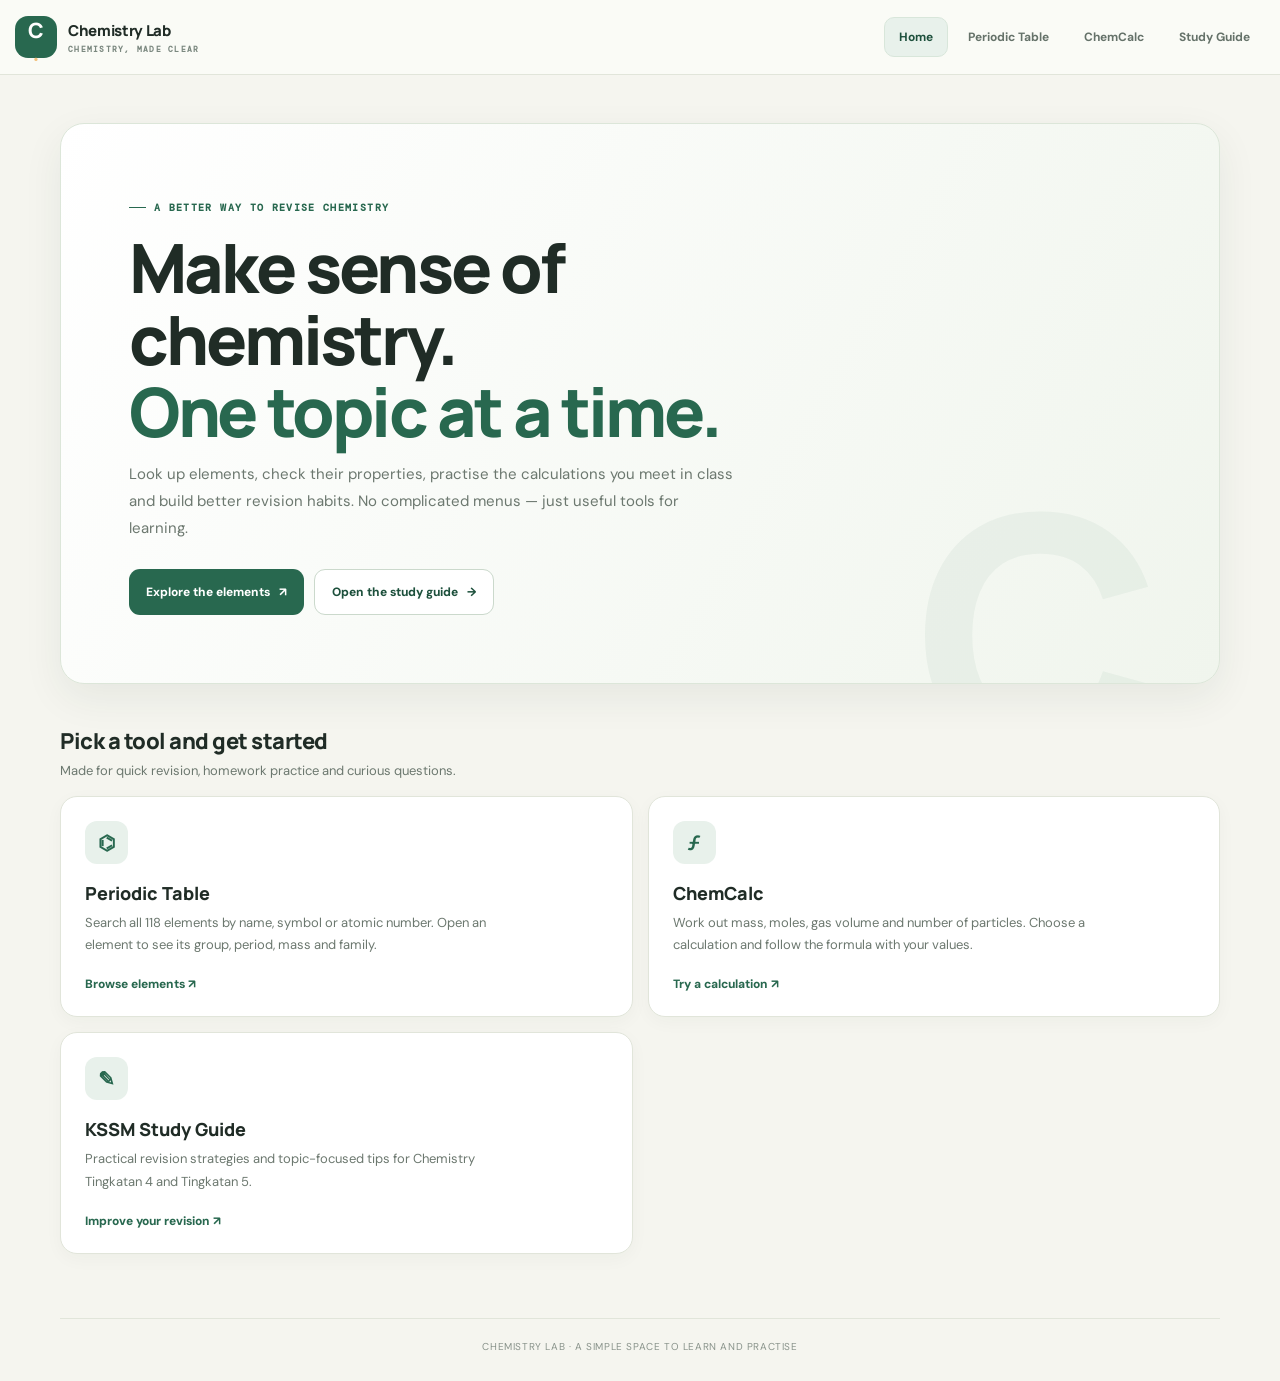
<file: index.html>
<!DOCTYPE html>
<html lang="en">
<head>
  <meta charset="UTF-8">
  <meta name="viewport" content="width=device-width, initial-scale=1.0">
  <meta name="theme-color" content="#28684f">
  <link rel="icon" type="image/png" sizes="16x16" href="assets/favicon-16x16.png">
  <meta name="description" content="A practical chemistry study space with an interactive periodic table, chemistry calculator and KSSM study guide.">
  <title>Chemistry Lab — Learn chemistry by doing</title>
  <link rel="preconnect" href="https://fonts.googleapis.com">
  <link rel="preconnect" href="https://fonts.gstatic.com" crossorigin>
  <link rel="stylesheet" href="style.css">
</head>
<body>
  <header class="site-header">
    <nav class="site-nav" aria-label="Main navigation">
      <a class="site-brand" href="index.html" aria-label="Chemistry Lab home">
        <span class="brand-symbol">C<span>·</span></span>
        <span class="brand-copy"><strong>Chemistry Lab</strong><small>CHEMISTRY, MADE CLEAR</small></span>
      </a>
      <button class="nav-toggle" type="button" aria-label="Toggle navigation" aria-expanded="false" aria-controls="primaryNav">
        <span></span><span></span><span></span>
      </button>
      <div class="nav-links" id="primaryNav">
        <a class="nav-link active" aria-current="page" href="index.html">Home</a>
        <a class="nav-link" href="pt.html">Periodic Table</a>
        <a class="nav-link" href="chemcalc.html">ChemCalc</a>
        <a class="nav-link" href="tips.html">Study Guide</a>
      </div>
    </nav>
  </header>

  <main class="page-wrap">
    <section class="home-hero">
      <span class="page-kicker">A better way to revise chemistry</span>
      <h1>Make sense of chemistry.<br><span>One topic at a time.</span></h1>
      <p>Look up elements, check their properties, practise the calculations you meet in class and build better revision habits. No complicated menus — just useful tools for learning.</p>
      <div class="hero-actions">
        <a class="action-link action-primary" href="pt.html">Explore the elements <span aria-hidden="true">↗</span></a>
        <a class="action-link action-secondary" href="tips.html">Open the study guide <span aria-hidden="true">→</span></a>
      </div>
    </section>

    <section class="section-intro">
      <h2>Pick a tool and get started</h2>
      <p>Made for quick revision, homework practice and curious questions.</p>
    </section>

    <section class="tool-grid" aria-label="Chemistry learning tools">
      <a class="tool-card" href="pt.html">
        <span class="tool-icon" aria-hidden="true">⌬</span>
        <h3>Periodic Table</h3>
        <p>Search all 118 elements by name, symbol or atomic number. Open an element to see its group, period, mass and family.</p>
        <span class="card-arrow">Browse elements <span aria-hidden="true">↗</span></span>
      </a>
      <a class="tool-card" href="chemcalc.html">
        <span class="tool-icon" aria-hidden="true">ƒ</span>
        <h3>ChemCalc</h3>
        <p>Work out mass, moles, gas volume and number of particles. Choose a calculation and follow the formula with your values.</p>
        <span class="card-arrow">Try a calculation <span aria-hidden="true">↗</span></span>
      </a>
      <a class="tool-card" href="tips.html">
        <span class="tool-icon" aria-hidden="true">✎</span>
        <h3>KSSM Study Guide</h3>
        <p>Practical revision strategies and topic-focused tips for Chemistry Tingkatan 4 and Tingkatan 5.</p>
        <span class="card-arrow">Improve your revision <span aria-hidden="true">↗</span></span>
      </a>
    </section>
  </main>

  <footer class="site-footer">CHEMISTRY LAB · A SIMPLE SPACE TO LEARN AND PRACTISE</footer>
  <script src="site.js" defer></script>
</body>
</html>
</file>
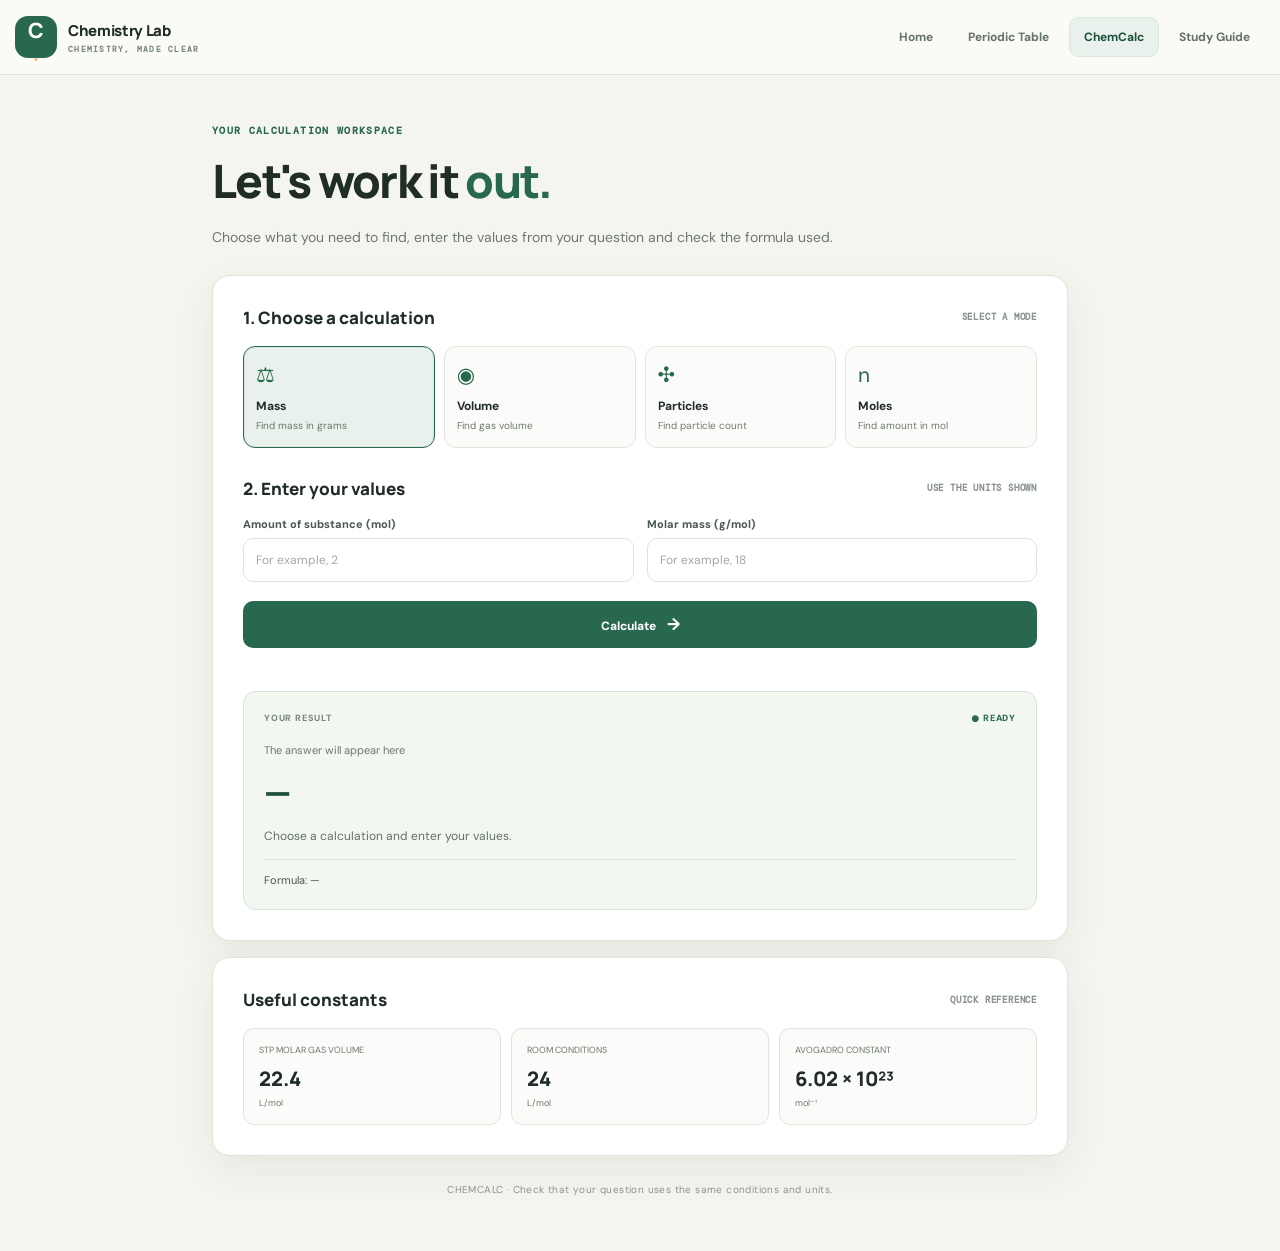
<file: chemcalc.html>
<!DOCTYPE html>
<html lang="en">
<head>
  <meta charset="UTF-8">
  <meta name="viewport" content="width=device-width, initial-scale=1.0">
  <meta name="theme-color" content="#28684f">
  <link rel="icon" type="image/png" sizes="16x16" href="assets/favicon-16x16.png">
  <meta name="description" content="Practise chemistry calculations for mass, moles, gas volume and particles.">
  <title>ChemCalc — Chemistry Lab</title>
  <link rel="preconnect" href="https://fonts.googleapis.com">
  <link rel="preconnect" href="https://fonts.gstatic.com" crossorigin>
  <link rel="stylesheet" href="style.css">
</head>
<body>
<header class="site-header">
  <nav class="site-nav" aria-label="Main navigation">
    <a class="site-brand" href="index.html" aria-label="Chemistry Lab home">
      <span class="brand-symbol">C<span>·</span></span>
      <span class="brand-copy"><strong>Chemistry Lab</strong><small>CHEMISTRY, MADE CLEAR</small></span>
    </a>
    <button class="nav-toggle" type="button" aria-label="Toggle navigation" aria-expanded="false" aria-controls="primaryNav">
      <span></span><span></span><span></span>
    </button>
    <div class="nav-links" id="primaryNav">
      <a class="nav-link" href="index.html">Home</a>
      <a class="nav-link" href="pt.html">Periodic Table</a>
      <a class="nav-link active" aria-current="page" href="chemcalc.html">ChemCalc</a>
      <a class="nav-link" href="tips.html">Study Guide</a>
    </div>
  </nav>
</header>

<main class="container">
  <section class="intro">
    <span class="eyebrow">YOUR CALCULATION WORKSPACE</span>
    <h1>Let's work it <span>out.</span></h1>
    <p>Choose what you need to find, enter the values from your question and check the formula used.</p>
  </section>

  <section class="calculator" aria-labelledby="calculationTitle">
    <div class="section-heading">
      <h2 id="calculationTitle">1. Choose a calculation</h2>
      <span class="step">SELECT A MODE</span>
    </div>
    <div class="mode-grid" role="group" aria-label="Calculation type">
      <button class="mode active" type="button" data-mode="mass" aria-pressed="true"><span aria-hidden="true">⚖</span><strong>Mass</strong><small>Find mass in grams</small></button>
      <button class="mode" type="button" data-mode="volume" aria-pressed="false"><span aria-hidden="true">◉</span><strong>Volume</strong><small>Find gas volume</small></button>
      <button class="mode" type="button" data-mode="particles" aria-pressed="false"><span aria-hidden="true">✣</span><strong>Particles</strong><small>Find particle count</small></button>
      <button class="mode" type="button" data-mode="moles" aria-pressed="false"><span aria-hidden="true">n</span><strong>Moles</strong><small>Find amount in mol</small></button>
    </div>
    <div class="section-heading input-heading">
      <h2>2. Enter your values</h2>
      <span class="step">USE THE UNITS SHOWN</span>
    </div>
    <div id="inputs" class="inputs">
      <div class="field"><label for="mol">Amount of substance (mol)</label><input type="number" id="mol" placeholder="For example, 2" step="any" min="0" inputmode="decimal"></div>
      <div class="field"><label for="molarMass">Molar mass (g/mol)</label><input type="number" id="molarMass" placeholder="For example, 18" step="any" min="0" inputmode="decimal"></div>
    </div>
    <div id="conditionField" class="field condition-field" style="display:none">
      <label for="condition">Gas condition</label>
      <select id="condition"><option value="22.4">STP — 22.4 L/mol</option><option value="24">Room conditions — 24 L/mol</option></select>
    </div>
    <button id="calculateBtn" class="calculate-btn" type="button">Calculate <span aria-hidden="true">→</span></button>
    <div id="error" class="error" role="alert" aria-live="polite"></div>
    <section class="result" id="result" aria-live="polite" aria-atomic="true">
      <div class="result-top"><span>YOUR RESULT</span><span class="result-indicator">● READY</span></div>
      <p class="result-label">The answer will appear here</p>
      <h2 id="resultValue">—</h2>
      <p id="resultUnit" class="result-unit">Choose a calculation and enter your values.</p>
      <div id="formula" class="formula">Formula: —</div>
    </section>
  </section>
  <section class="reference">
    <div class="section-heading"><h2>Useful constants</h2><span class="step">QUICK REFERENCE</span></div>
    <div class="reference-grid">
      <div class="reference-card"><span>STP MOLAR GAS VOLUME</span><strong>22.4</strong><small>L/mol</small></div>
      <div class="reference-card"><span>ROOM CONDITIONS</span><strong>24</strong><small>L/mol</small></div>
      <div class="reference-card"><span>AVOGADRO CONSTANT</span><strong>6.02 × 10²³</strong><small>mol⁻¹</small></div>
    </div>
  </section>
  <footer><p>CHEMCALC · Check that your question uses the same conditions and units.</p></footer>
</main>
<script src="script.js" defer></script>
<script src="site.js" defer></script>
</body>
</html>
</file>
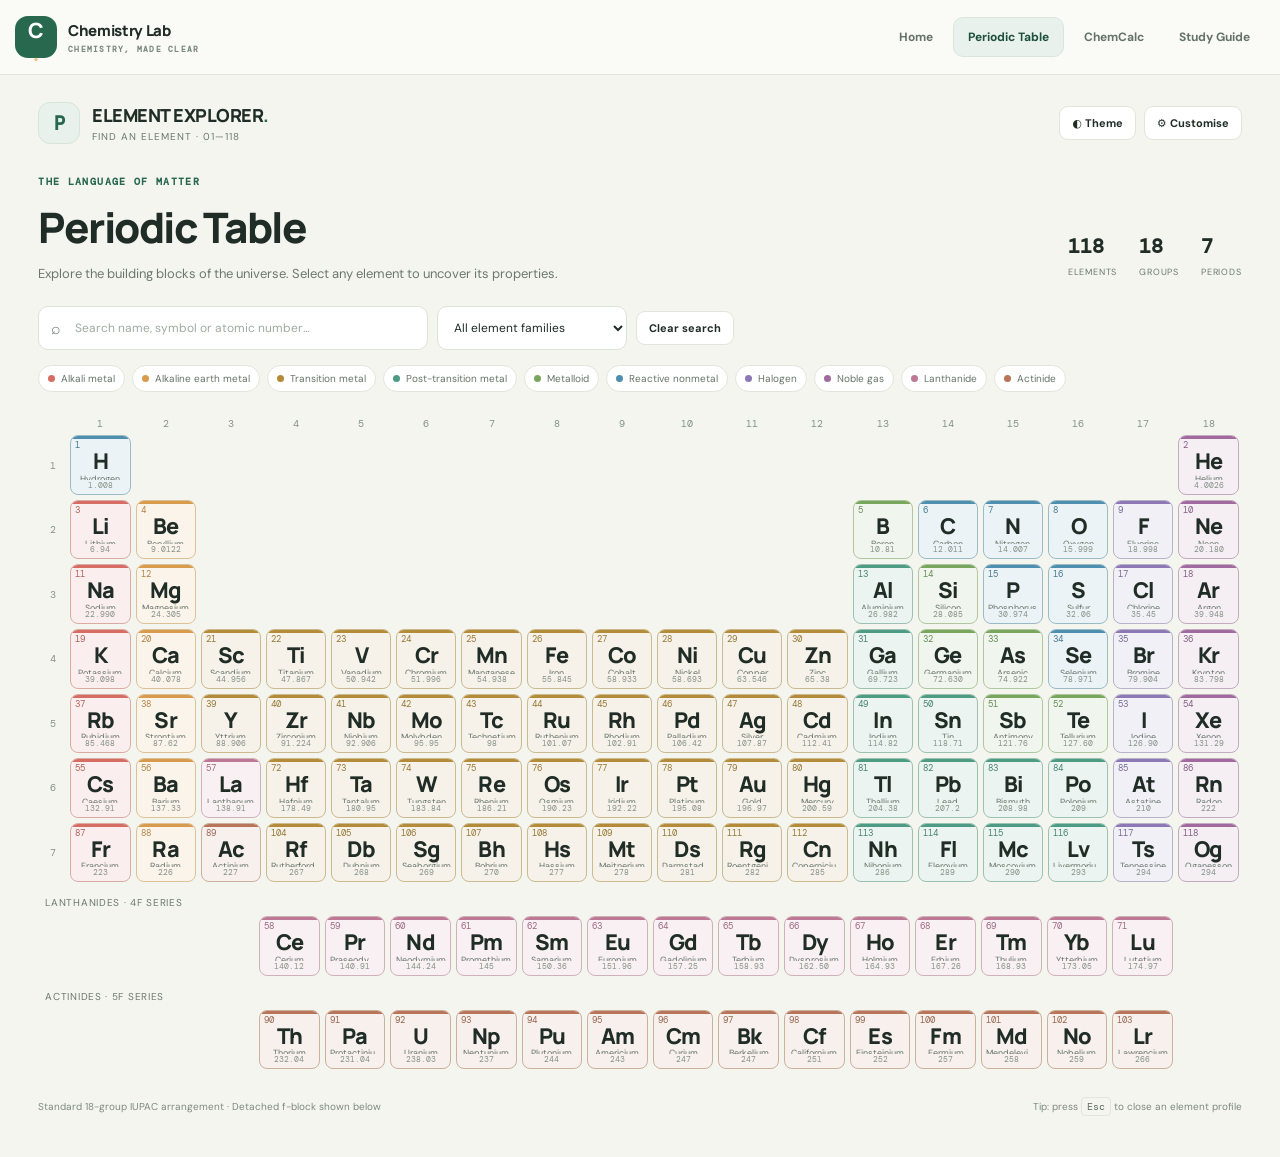
<file: pt.html>
<!DOCTYPE html>
<html lang="en">
<head>
  <meta charset="UTF-8">
  <meta name="viewport" content="width=device-width, initial-scale=1.0">
  <meta name="theme-color" content="#28684f">
  <link rel="icon" type="image/png" sizes="16x16" href="assets/favicon-16x16.png">
  <meta name="description" content="Search and explore all 118 chemical elements with a clear, interactive periodic table.">
  <title>Periodic Table — Chemistry Lab</title>
  <link rel="stylesheet" href="style.css">
</head>
<body>
<header class="site-header">
  <nav class="site-nav" aria-label="Main navigation">
    <a class="site-brand" href="index.html" aria-label="Chemistry Lab home">
      <span class="brand-symbol">C<span>·</span></span>
      <span class="brand-copy"><strong>Chemistry Lab</strong><small>CHEMISTRY, MADE CLEAR</small></span>
    </a>
    <button class="nav-toggle" type="button" aria-label="Toggle navigation" aria-expanded="false" aria-controls="primaryNav">
      <span></span><span></span><span></span>
    </button>
    <div class="nav-links" id="primaryNav">
      <a class="nav-link" href="index.html">Home</a>
      <a class="nav-link active" aria-current="page" href="pt.html">Periodic Table</a>
      <a class="nav-link" href="chemcalc.html">ChemCalc</a>
      <a class="nav-link" href="tips.html">Study Guide</a>
    </div>
  </nav>
</header>
  <div class="app">
    <header class="topbar">
      <div class="brand">
        <div class="brand-mark">P</div>
        <div><h1>ELEMENT EXPLORER<span style="color:var(--accent)">.</span></h1><p>Find an element · 01—118</p></div>
      </div>
      <div class="top-actions"><button class="btn" id="themeBtn">◐ Theme</button><button class="btn" id="settingsBtn">⚙ Customise</button></div>
    </header>
    <section class="hero">
      <div><div class="eyebrow">The language of matter</div><h2>Periodic Table</h2><p class="subtitle">Explore the building blocks of the universe. Select any element to uncover its properties.</p></div>
      <div class="stats"><div class="stat"><strong>118</strong><span>Elements</span></div><div class="stat"><strong>18</strong><span>Groups</span></div><div class="stat"><strong>7</strong><span>Periods</span></div></div>
    </section>
    <div class="toolbar">
      <div class="search-wrap"><span>⌕</span><input class="search" id="search" type="search" placeholder="Search name, symbol or atomic number…"></div>
      <select id="categoryFilter" aria-label="Filter by category"><option value="all">All element families</option></select>
      <button class="btn" id="clearBtn">Clear search</button>
    </div>
    <div class="legend" id="legend"></div>
    <div class="table-shell">
      <div class="group-header" id="groupHeader"></div>
      <div class="periodic-grid" id="mainGrid"></div>
      <div class="series-label">Lanthanides · 4f series</div><div class="series" id="lanthGrid"></div>
      <div class="series-label">Actinides · 5f series</div><div class="series" id="actGrid"></div>
    </div>
    <div class="empty" id="empty">No elements match your search.</div>
    <div class="table-foot"><span>Standard 18-group IUPAC arrangement · Detached f-block shown below</span><span>Tip: press <kbd>Esc</kbd> to close an element profile</span></div>
  </div>
  <div class="overlay" id="overlay" role="dialog" aria-modal="true" aria-label="Element details">
    <article class="detail" id="detail">
      <div class="detail-head"><div class="detail-kicker">Element profile / <span id="detailNumber">001</span></div><button class="close" id="closeDetail" aria-label="Close">×</button></div>
      <div class="detail-main">
        <div class="big-tile" id="bigTile"><span class="atomic" id="dAtomic"></span><span class="symbol" id="dSymbol"></span><span class="el-name" id="dName"></span><span class="mass" id="dMass"></span></div>
        <div class="detail-title"><h3 id="dTitle"></h3><p id="dSubtitle"></p><span class="pill" id="dCategory"></span></div>
      </div>
      <div class="info-grid" id="infoGrid"></div><p class="detail-note" id="dNote"></p>
    </article>
  </div>
  <aside class="settings-panel" id="settingsPanel">
    <h3>Appearance settings</h3>
    <div class="setting"><label for="accentPicker">Interface accent</label><input type="color" id="accentPicker" value="#28684f"></div>
    <div class="setting"><label for="tileRange">Element tile size</label><input type="range" id="tileRange" min="38" max="76" value="58"></div>
    <div class="setting"><label for="gapRange">Tile spacing</label><input type="range" id="gapRange" min="2" max="10" value="5"></div>
    <div class="setting"><label for="speedRange">Zoom animation speed</label><input type="range" id="speedRange" min="300" max="1400" step="50" value="700"></div>
    <div class="settings-actions"><button class="btn" id="resetSettings">Reset defaults</button><button class="btn" id="doneSettings">Done</button></div>
  </aside>
  <script src="periodic.js" defer></script>
  <script src="site.js" defer></script>
</body>
</html>
</file>
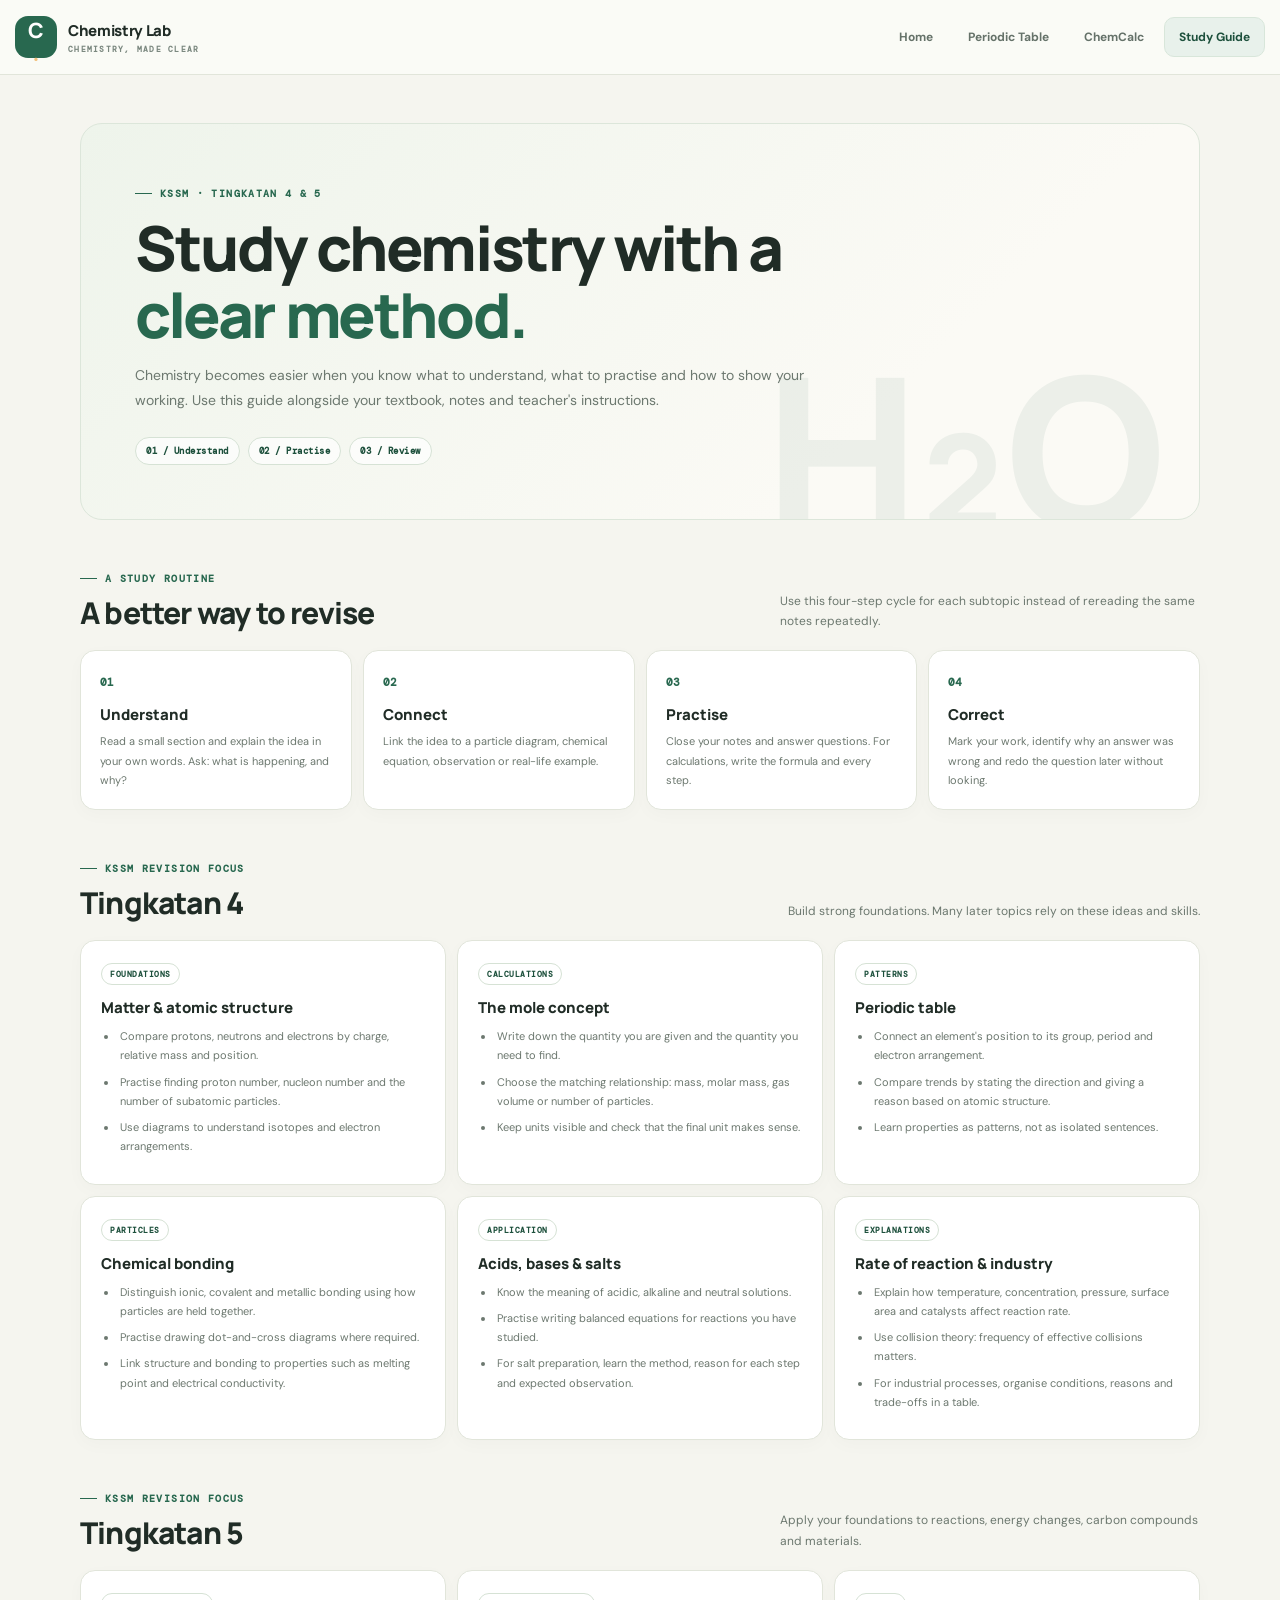
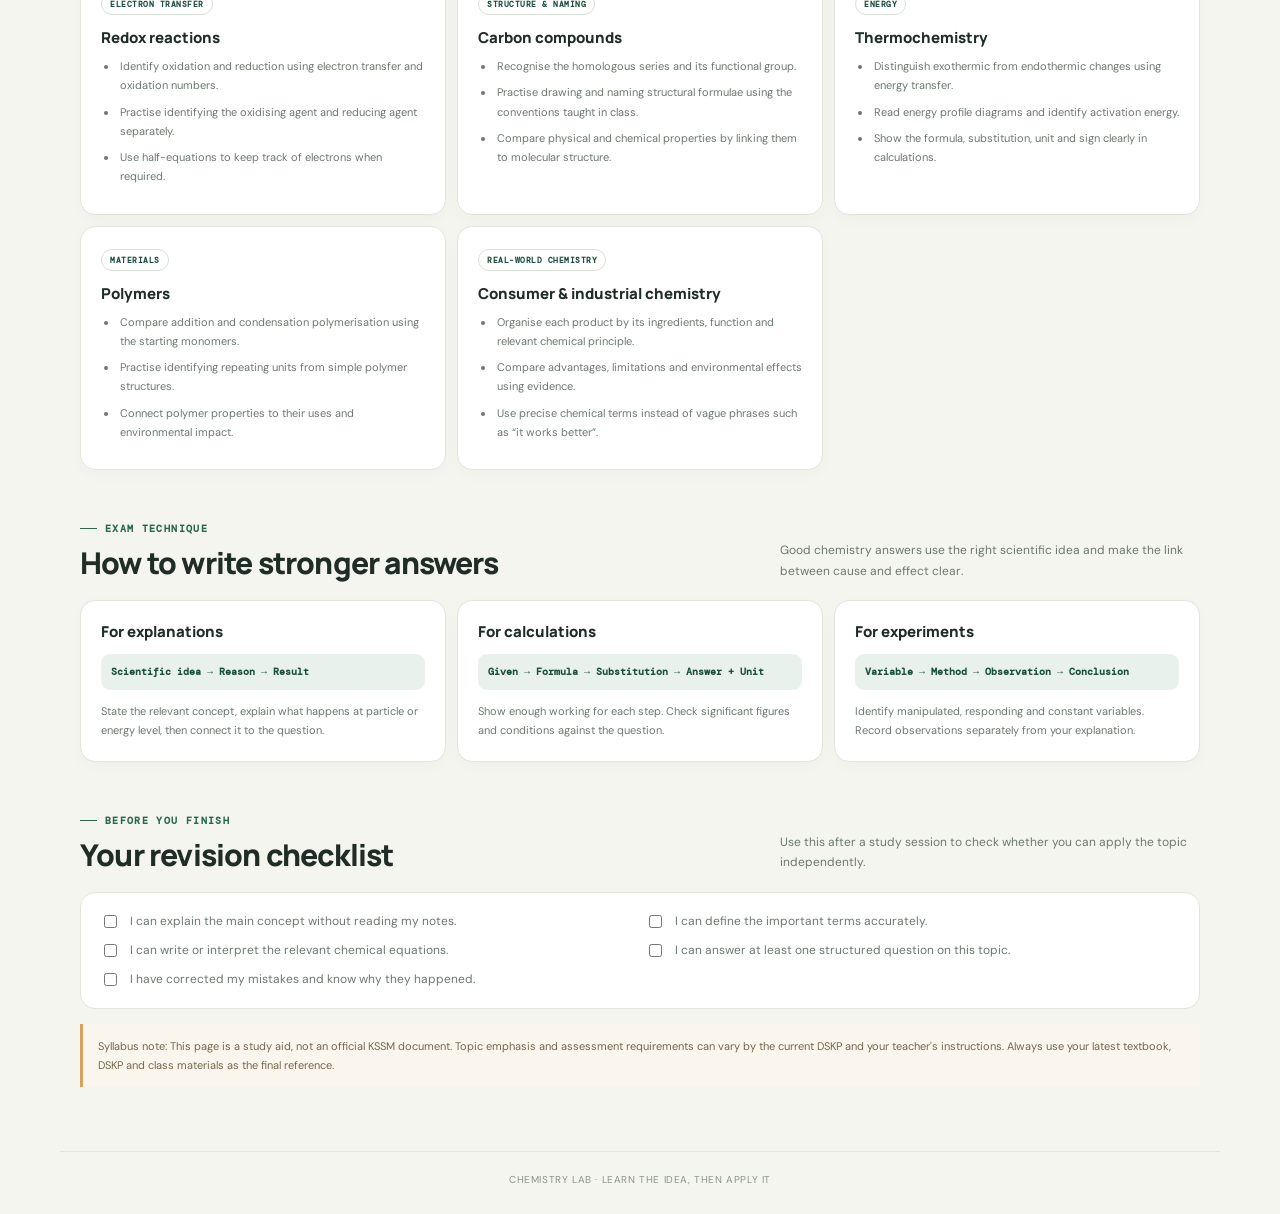
<file: tips.html>
<!DOCTYPE html>
<html lang="en">
<head>
  <meta charset="UTF-8">
  <meta name="viewport" content="width=device-width, initial-scale=1.0">
  <meta name="theme-color" content="#28684f">
  <link rel="icon" type="image/png" sizes="16x16" href="assets/favicon-16x16.png">
  <meta name="description" content="Practical revision tips and study strategies for KSSM Chemistry Tingkatan 4 and Tingkatan 5 students.">
  <title>Chemistry Study Guide — Chemistry Lab</title>
  <link rel="preconnect" href="https://fonts.googleapis.com">
  <link rel="preconnect" href="https://fonts.gstatic.com" crossorigin>
  <link rel="stylesheet" href="style.css">
</head>
<body>
<header class="site-header">
  <nav class="site-nav" aria-label="Main navigation">
    <a class="site-brand" href="index.html" aria-label="Chemistry Lab home">
      <span class="brand-symbol">C<span>·</span></span>
      <span class="brand-copy"><strong>Chemistry Lab</strong><small>CHEMISTRY, MADE CLEAR</small></span>
    </a>
    <button class="nav-toggle" type="button" aria-label="Toggle navigation" aria-expanded="false" aria-controls="primaryNav">
      <span></span><span></span><span></span>
    </button>
    <div class="nav-links" id="primaryNav">
      <a class="nav-link" href="index.html">Home</a>
      <a class="nav-link" href="pt.html">Periodic Table</a>
      <a class="nav-link" href="chemcalc.html">ChemCalc</a>
      <a class="nav-link active" aria-current="page" href="tips.html">Study Guide</a>
    </div>
  </nav>
</header>

<main class="page-wrap tips-page">
  <section class="tips-hero">
    <span class="page-kicker">KSSM · TINGKATAN 4 &amp; 5</span>
    <h1>Study chemistry with a <span>clear method.</span></h1>
    <p>Chemistry becomes easier when you know what to understand, what to practise and how to show your working. Use this guide alongside your textbook, notes and teacher's instructions.</p>
    <div class="tips-hero-meta"><span>01 / Understand</span><span>02 / Practise</span><span>03 / Review</span></div>
  </section>

  <section class="tips-section" aria-labelledby="methodTitle">
    <div class="tips-section-heading">
      <div><span class="page-kicker">A STUDY ROUTINE</span><h2 id="methodTitle">A better way to revise</h2></div>
      <p>Use this four-step cycle for each subtopic instead of rereading the same notes repeatedly.</p>
    </div>
    <div class="study-steps">
      <article class="study-step"><span class="step-number">01</span><h3>Understand</h3><p>Read a small section and explain the idea in your own words. Ask: what is happening, and why?</p></article>
      <article class="study-step"><span class="step-number">02</span><h3>Connect</h3><p>Link the idea to a particle diagram, chemical equation, observation or real-life example.</p></article>
      <article class="study-step"><span class="step-number">03</span><h3>Practise</h3><p>Close your notes and answer questions. For calculations, write the formula and every step.</p></article>
      <article class="study-step"><span class="step-number">04</span><h3>Correct</h3><p>Mark your work, identify why an answer was wrong and redo the question later without looking.</p></article>
    </div>
  </section>

  <section class="tips-section" aria-labelledby="form4Title">
    <div class="tips-section-heading">
      <div><span class="page-kicker">KSSM REVISION FOCUS</span><h2 id="form4Title">Tingkatan 4</h2></div>
      <p>Build strong foundations. Many later topics rely on these ideas and skills.</p>
    </div>
    <div class="topic-tip-grid">
      <article class="topic-tip"><span class="topic-tag">FOUNDATIONS</span><h3>Matter &amp; atomic structure</h3><ul><li>Compare protons, neutrons and electrons by charge, relative mass and position.</li><li>Practise finding proton number, nucleon number and the number of subatomic particles.</li><li>Use diagrams to understand isotopes and electron arrangements.</li></ul></article>
      <article class="topic-tip"><span class="topic-tag">CALCULATIONS</span><h3>The mole concept</h3><ul><li>Write down the quantity you are given and the quantity you need to find.</li><li>Choose the matching relationship: mass, molar mass, gas volume or number of particles.</li><li>Keep units visible and check that the final unit makes sense.</li></ul></article>
      <article class="topic-tip"><span class="topic-tag">PATTERNS</span><h3>Periodic table</h3><ul><li>Connect an element's position to its group, period and electron arrangement.</li><li>Compare trends by stating the direction and giving a reason based on atomic structure.</li><li>Learn properties as patterns, not as isolated sentences.</li></ul></article>
      <article class="topic-tip"><span class="topic-tag">PARTICLES</span><h3>Chemical bonding</h3><ul><li>Distinguish ionic, covalent and metallic bonding using how particles are held together.</li><li>Practise drawing dot-and-cross diagrams where required.</li><li>Link structure and bonding to properties such as melting point and electrical conductivity.</li></ul></article>
      <article class="topic-tip"><span class="topic-tag">APPLICATION</span><h3>Acids, bases &amp; salts</h3><ul><li>Know the meaning of acidic, alkaline and neutral solutions.</li><li>Practise writing balanced equations for reactions you have studied.</li><li>For salt preparation, learn the method, reason for each step and expected observation.</li></ul></article>
      <article class="topic-tip"><span class="topic-tag">EXPLANATIONS</span><h3>Rate of reaction &amp; industry</h3><ul><li>Explain how temperature, concentration, pressure, surface area and catalysts affect reaction rate.</li><li>Use collision theory: frequency of effective collisions matters.</li><li>For industrial processes, organise conditions, reasons and trade-offs in a table.</li></ul></article>
    </div>
  </section>

  <section class="tips-section" aria-labelledby="form5Title">
    <div class="tips-section-heading">
      <div><span class="page-kicker">KSSM REVISION FOCUS</span><h2 id="form5Title">Tingkatan 5</h2></div>
      <p>Apply your foundations to reactions, energy changes, carbon compounds and materials.</p>
    </div>
    <div class="topic-tip-grid">
      <article class="topic-tip"><span class="topic-tag">ELECTRON TRANSFER</span><h3>Redox reactions</h3><ul><li>Identify oxidation and reduction using electron transfer and oxidation numbers.</li><li>Practise identifying the oxidising agent and reducing agent separately.</li><li>Use half-equations to keep track of electrons when required.</li></ul></article>
      <article class="topic-tip"><span class="topic-tag">STRUCTURE &amp; NAMING</span><h3>Carbon compounds</h3><ul><li>Recognise the homologous series and its functional group.</li><li>Practise drawing and naming structural formulae using the conventions taught in class.</li><li>Compare physical and chemical properties by linking them to molecular structure.</li></ul></article>
      <article class="topic-tip"><span class="topic-tag">ENERGY</span><h3>Thermochemistry</h3><ul><li>Distinguish exothermic from endothermic changes using energy transfer.</li><li>Read energy profile diagrams and identify activation energy.</li><li>Show the formula, substitution, unit and sign clearly in calculations.</li></ul></article>
      <article class="topic-tip"><span class="topic-tag">MATERIALS</span><h3>Polymers</h3><ul><li>Compare addition and condensation polymerisation using the starting monomers.</li><li>Practise identifying repeating units from simple polymer structures.</li><li>Connect polymer properties to their uses and environmental impact.</li></ul></article>
      <article class="topic-tip"><span class="topic-tag">REAL-WORLD CHEMISTRY</span><h3>Consumer &amp; industrial chemistry</h3><ul><li>Organise each product by its ingredients, function and relevant chemical principle.</li><li>Compare advantages, limitations and environmental effects using evidence.</li><li>Use precise chemical terms instead of vague phrases such as “it works better”.</li></ul></article>
    </div>
  </section>

  <section class="tips-section" aria-labelledby="answerTitle">
    <div class="tips-section-heading">
      <div><span class="page-kicker">EXAM TECHNIQUE</span><h2 id="answerTitle">How to write stronger answers</h2></div>
      <p>Good chemistry answers use the right scientific idea and make the link between cause and effect clear.</p>
    </div>
    <div class="answer-grid">
      <article class="answer-card"><h3>For explanations</h3><p class="answer-pattern">Scientific idea → Reason → Result</p><p>State the relevant concept, explain what happens at particle or energy level, then connect it to the question.</p></article>
      <article class="answer-card"><h3>For calculations</h3><p class="answer-pattern">Given → Formula → Substitution → Answer + Unit</p><p>Show enough working for each step. Check significant figures and conditions against the question.</p></article>
      <article class="answer-card"><h3>For experiments</h3><p class="answer-pattern">Variable → Method → Observation → Conclusion</p><p>Identify manipulated, responding and constant variables. Record observations separately from your explanation.</p></article>
    </div>
  </section>

  <section class="tips-section" aria-labelledby="checkTitle">
    <div class="tips-section-heading">
      <div><span class="page-kicker">BEFORE YOU FINISH</span><h2 id="checkTitle">Your revision checklist</h2></div>
      <p>Use this after a study session to check whether you can apply the topic independently.</p>
    </div>
    <div class="revision-checklist">
      <label><input type="checkbox"> I can explain the main concept without reading my notes.</label>
      <label><input type="checkbox"> I can define the important terms accurately.</label>
      <label><input type="checkbox"> I can write or interpret the relevant chemical equations.</label>
      <label><input type="checkbox"> I can answer at least one structured question on this topic.</label>
      <label><input type="checkbox"> I have corrected my mistakes and know why they happened.</label>
    </div>
    <p class="tips-note">Syllabus note: This page is a study aid, not an official KSSM document. Topic emphasis and assessment requirements can vary by the current DSKP and your teacher's instructions. Always use your latest textbook, DSKP and class materials as the final reference.</p>
  </section>
</main>

<footer class="site-footer">CHEMISTRY LAB · LEARN THE IDEA, THEN APPLY IT</footer>
<script src="site.js" defer></script>
</body>
</html>
</file>
<file: style.css>
@import url('https://fonts.googleapis.com/css2?family=DM+Mono:wght@400;500&family=DM+Sans:wght@400;500;600;700;800&family=Manrope:wght@500;600;700;800&display=swap');

/* Chemistry Lab — warm paper, deep botanical green and clear study tools */
:root {
  color-scheme: light;
  --bg: #f5f5ef;
  --surface: #ffffff;
  --surface-raised: #fbfcf8;
  --line: #e1e5da;
  --text: #202c26;
  --muted: #6c786f;
  --accent: #28684f;
  --accent-dark: #1d503c;
  --accent-soft: #e8f1eb;
  --highlight: #e6a45b;
  --radius: 18px;
  --shadow: 0 14px 40px rgba(34, 55, 42, .07);
  --tile-size: clamp(42px, 4.65vw, 67px);
  --tile-gap: 5px;
  --anim-speed: 420ms;
  --alkali: #d66d65;
  --alkaline: #d89a4d;
  --transition: #b38b39;
  --post: #4e9b83;
  --metalloid: #79a65d;
  --nonmetal: #4e8eae;
  --halogen: #8b78b5;
  --noble: #a16a9f;
  --lanth: #bd7896;
  --act: #b87559;
  --unknown: #87918b;
}

* { box-sizing: border-box; }
html { scroll-behavior: smooth; }
body {
  margin: 0;
  min-height: 100vh;
  color: var(--text);
  background: var(--bg);
  font-family: 'DM Sans', Inter, system-ui, sans-serif;
}
button, input, select { font: inherit; }
button { cursor: pointer; }
a { color: inherit; }
:focus-visible { outline: 3px solid rgba(40,104,79,.35); outline-offset: 3px; }

/* Shared navigation */
.site-header {
  position: sticky;
  top: 0;
  z-index: 50;
  padding: 10px clamp(15px, 4vw, 54px);
  background: rgba(250, 251, 247, .92);
  border-bottom: 1px solid var(--line);
  backdrop-filter: blur(14px);
}
.site-nav {
  max-width: 1450px;
  min-height: 54px;
  margin: 0 auto;
  display: flex;
  align-items: center;
  justify-content: space-between;
  gap: 22px;
}
.site-brand { display: inline-flex; align-items: center; gap: 11px; text-decoration: none; flex-shrink: 0; }
.brand-symbol {
  width: 42px; height: 42px; display: grid; place-items: center;
  border-radius: 13px; background: var(--accent); color: white;
  font: 800 21px Manrope, sans-serif;
}
.brand-symbol span { color: #f2c17e; }
.brand-copy { display: grid; gap: 3px; }
.brand-copy strong { font: 800 15px Manrope, sans-serif; letter-spacing: -.35px; }
.brand-copy small { color: #7b887f; font: 600 8px 'DM Mono', monospace; letter-spacing: 1.25px; }
.nav-links { display: flex; align-items: center; gap: 5px; }
.nav-link {
  display: inline-flex; align-items: center; min-height: 40px; padding: 0 14px;
  border: 1px solid transparent; border-radius: 10px; color: #657269;
  text-decoration: none; font-size: 12px; font-weight: 700; transition: .18s ease;
}
.nav-link:hover { color: var(--accent); background: #eef3ed; }
.nav-link.active { color: var(--accent-dark); background: var(--accent-soft); border-color: #d8e6da; }
.nav-toggle {
  display: none; width: 42px; height: 42px; border: 1px solid var(--line);
  border-radius: 11px; background: var(--surface); padding: 10px;
}
.nav-toggle span { display: block; height: 2px; margin: 4px 0; border-radius: 4px; background: var(--text); }

/* Homepage */
.page-wrap { width: min(1160px, calc(100% - 36px)); margin: 48px auto 64px; }
.page-kicker,.eyebrow {
  display: inline-flex; align-items: center; gap: 8px; color: var(--accent);
  font: 700 10px 'DM Mono', monospace; letter-spacing: 1.35px; text-transform: uppercase;
}
.page-kicker::before { content: ""; width: 17px; height: 1px; background: var(--accent); }
.home-hero {
  position: relative; overflow: hidden; padding: clamp(28px, 6vw, 68px);
  border: 1px solid #dce6d9; border-radius: 24px;
  background: linear-gradient(120deg, #fff 0%, #f0f5ed 100%);
  box-shadow: var(--shadow);
}
.home-hero::after {
  content: "C"; position: absolute; right: 5%; bottom: -110px;
  color: rgba(40,104,79,.055); font: 800 330px/1 Manrope; pointer-events: none;
}
.home-hero > * { position: relative; z-index: 1; }
.home-hero h1 {
  max-width: 760px; margin: 17px 0 14px;
  font: 800 clamp(38px, 6.6vw, 68px)/1.06 Manrope, sans-serif; letter-spacing: -2.8px;
}
.home-hero h1 span { color: var(--accent); }
.home-hero p { max-width: 610px; margin: 0; color: var(--muted); font-size: 15px; line-height: 1.8; }
.hero-actions { display: flex; flex-wrap: wrap; gap: 10px; margin-top: 27px; }
.action-link {
  display: inline-flex; align-items: center; justify-content: center; gap: 9px;
  min-height: 46px; padding: 0 17px; border-radius: 11px;
  text-decoration: none; font-size: 12px; font-weight: 800; transition: .2s ease;
}
.action-primary { color: white; background: var(--accent); }
.action-primary:hover { background: var(--accent-dark); transform: translateY(-2px); }
.action-secondary { color: var(--accent-dark); border: 1px solid #cbd9cc; background: white; }
.action-secondary:hover { border-color: var(--accent); background: var(--accent-soft); }
.section-intro { margin: 42px 0 17px; }
.section-intro h2 { margin: 0 0 6px; font: 800 22px Manrope; letter-spacing: -.5px; }
.section-intro p { margin: 0; color: var(--muted); font-size: 13px; }
.tool-grid { display: grid; grid-template-columns: repeat(2, minmax(0,1fr)); gap: 15px; }
.tool-card {
  display: flex; flex-direction: column; min-height: 215px; padding: 24px;
  border: 1px solid var(--line); border-radius: 17px; background: var(--surface);
  text-decoration: none; box-shadow: 0 5px 18px rgba(34,55,42,.035);
  transition: transform .2s, border-color .2s, box-shadow .2s;
}
.tool-card:hover { transform: translateY(-3px); border-color: #b8d0bd; box-shadow: var(--shadow); }
.tool-icon {
  width: 43px; height: 43px; display: grid; place-items: center;
  border-radius: 12px; background: var(--accent-soft); color: var(--accent);
  font: 700 20px Manrope;
}
.tool-card h3 { margin: 17px 0 7px; font: 800 18px Manrope; }
.tool-card p { margin: 0 0 20px; max-width: 440px; color: var(--muted); font-size: 13px; line-height: 1.7; }
.tool-card .card-arrow { margin-top: auto; color: var(--accent); font-size: 12px; font-weight: 800; }
.site-footer {
  max-width: 1160px; margin: 34px auto 0; padding: 21px 18px 28px;
  border-top: 1px solid var(--line); color: #89938b; text-align: center;
  font-size: 10px; letter-spacing: .6px;
}

/* ChemCalc */
.container { max-width: 900px; margin: 43px auto 55px; padding: 0 22px; }
.intro { margin-bottom: 25px; }
.intro h1 { margin: 10px 0; color: var(--text); font: 800 clamp(31px,5vw,46px) Manrope; letter-spacing: -1.7px; }
.intro h1 span { color: var(--accent); }
.intro p { color: var(--muted); font-size: 14px; line-height: 1.7; }
.calculator,.reference {
  padding: clamp(19px,3.5vw,30px); color: var(--text);
  background: var(--surface); border: 1px solid var(--line);
  border-radius: 18px; box-shadow: var(--shadow);
}
.section-heading { display: flex; justify-content: space-between; align-items: center; gap: 12px; margin-bottom: 17px; }
.section-heading h2 { margin: 0; color: var(--text); font: 800 17px Manrope; }
.step { color: #89958c; font: 700 9px 'DM Mono', monospace; letter-spacing: .8px; }
.mode-grid { display: grid; grid-template-columns: repeat(4,minmax(0,1fr)); gap: 9px; }
.mode {
  min-width: 0; text-align: left; padding: 14px 12px;
  border: 1px solid var(--line); border-radius: 12px; background: #fbfcf9;
  color: var(--text); transition: .18s ease;
}
.mode:hover { border-color: #a9c6ae; transform: translateY(-2px); }
.mode.active { border-color: var(--accent); background: var(--accent-soft); box-shadow: inset 0 0 0 1px rgba(40,104,79,.08); }
.mode span { display: block; margin-bottom: 9px; color: var(--accent); font-size: 21px; }
.mode strong { display: block; font-size: 12px; }
.mode small { display: block; margin-top: 5px; color: var(--muted); font-size: 10px; line-height: 1.4; }
.input-heading { margin-top: 29px; }
.inputs { display: grid; grid-template-columns: repeat(2,minmax(0,1fr)); gap: 13px; }
.field { display: flex; flex-direction: column; gap: 7px; margin-bottom: 13px; }
.field label { color: #4c5a50; font-size: 11px; font-weight: 800; }
.field input,.field select,.search,.toolbar select {
  width: 100%; min-height: 44px; padding: 10px 12px; color: var(--text);
  background: #fff; border: 1px solid #dce3d9; border-radius: 10px;
  outline: none; font-size: 12px; transition: .18s;
}
.field input:focus,.field select:focus,.search:focus,.toolbar select:focus {
  border-color: var(--accent); box-shadow: 0 0 0 3px rgba(40,104,79,.10);
}
.field input::placeholder,.search::placeholder { color: #a0aaa1; }
.condition-field { margin-top: 2px; }
.calculate-btn {
  width: 100%; min-height: 47px; margin-top: 6px; padding: 12px 17px;
  border: 0; border-radius: 10px; background: var(--accent); color: white;
  font-size: 12px; font-weight: 800; transition: .2s;
}
.calculate-btn:hover { background: var(--accent-dark); transform: translateY(-1px); }
.calculate-btn span { margin-left: 8px; font-size: 17px; }
.error { min-height: 16px; margin-top: 10px; color: #b94d48; font-size: 11px; }
.result { margin-top: 17px; padding: 20px; border: 1px solid #d5e5d7; border-radius: 13px; background: #f2f7f0; }
.result-top { display: flex; justify-content: space-between; gap: 10px; color: #78877b; font-size: 9px; font-weight: 800; letter-spacing: .8px; }
.result-indicator { color: var(--accent); }
.result-label { margin-top: 19px; color: var(--muted); font-size: 11px; }
.result h2 { margin: 7px 0; color: var(--accent-dark); font: 800 clamp(25px,5vw,35px) Manrope; overflow-wrap: anywhere; }
.result-unit { color: #617066; font-size: 12px; }
.formula { margin-top: 15px; padding-top: 12px; border-top: 1px solid #dce7dc; color: #46564a; font-size: 11px; line-height: 1.6; overflow-wrap: anywhere; }
.reference { margin-top: 16px; }
.reference-grid { display: grid; grid-template-columns: repeat(3,minmax(0,1fr)); gap: 10px; }
.reference-card { padding: 15px; border: 1px solid var(--line); border-radius: 11px; background: #fbfcf9; }
.reference-card span,.reference-card small { display: block; color: var(--muted); font-size: 9px; }
.reference-card strong { display: block; margin: 9px 0 5px; color: var(--text); font: 800 clamp(16px,3vw,20px) Manrope; overflow-wrap: anywhere; }
.container footer { margin-top: 27px; color: #89938b; text-align: center; font-size: 10px; letter-spacing: .4px; }

/* Periodic table */
.app { max-width: 1600px; margin: auto; padding: 27px clamp(14px,3vw,42px) 44px; }
.topbar { display: flex; align-items: center; justify-content: space-between; gap: 18px; margin-bottom: 25px; }
.brand { display: flex; align-items: center; gap: 12px; }
.brand-mark {
  width: 42px; height: 42px; display: grid; place-items: center;
  border: 1px solid #d6e5d8; background: var(--accent-soft); border-radius: 12px;
  color: var(--accent); font: 800 19px 'DM Mono', monospace;
}
.brand h1 { margin: 0; font: 800 18px Manrope; letter-spacing: -.5px; }
.brand p { margin: 3px 0 0; color: var(--muted); font-size: 10px; letter-spacing: 1px; text-transform: uppercase; }
.top-actions { display: flex; gap: 8px; }
.btn {
  padding: 9px 12px; border: 1px solid var(--line); border-radius: 9px;
  background: var(--surface); color: var(--text); font-size: 11px; font-weight: 700; transition: .18s;
}
.btn:hover { border-color: #a9c6ae; color: var(--accent); }
.hero { display: flex; align-items: end; justify-content: space-between; gap: 20px; margin-bottom: 22px; }
.hero h2 { margin: 8px 0 7px; font: 800 clamp(27px,4vw,42px) Manrope; letter-spacing: -1.5px; }
.subtitle { margin: 0; max-width: 610px; color: var(--muted); font-size: 13px; line-height: 1.65; }
.stats { display: flex; gap: 22px; padding-bottom: 4px; }
.stat strong { display: block; color: var(--text); font: 800 20px 'DM Mono',monospace; }
.stat span { color: var(--muted); font-size: 9px; text-transform: uppercase; letter-spacing: .8px; }
.toolbar { display: flex; gap: 9px; align-items: center; flex-wrap: wrap; margin: 21px 0 15px; }
.search-wrap { position: relative; flex: 1; min-width: 220px; max-width: 390px; }
.search-wrap span { position: absolute; left: 13px; top: 50%; transform: translateY(-50%); color: var(--muted); }
.search { padding-left: 36px; }
.toolbar select { width: auto; min-width: 190px; }
.legend { display: flex; gap: 7px; flex-wrap: wrap; margin: 0 0 17px; }
.legend-item {
  display: flex; align-items: center; gap: 6px; padding: 6px 9px;
  border: 1px solid var(--line); border-radius: 20px; background: white;
  color: #66736a; font-size: 10px;
}
.dot { width: 7px; height: 7px; border-radius: 50%; background: var(--c); }
.table-shell { overflow-x: auto; padding: 8px 3px 18px; scrollbar-color: #c4d0c4 transparent; }
.group-header,.periodic-grid {
  display: grid; grid-template-columns: 24px repeat(18,minmax(var(--tile-size),1fr));
  gap: var(--tile-gap); min-width: 1068px;
}
.group-header { margin-bottom: 5px; }
.periodic-grid { grid-template-rows: repeat(7,var(--tile-size)); position: relative; }
.group-label,.period-label { color: #839087; font: 10px 'DM Mono',monospace; }
.group-label { text-align: center; }
.period-label { display: flex; align-items: center; justify-content: center; }
.element {
  position: relative; min-width: 0; overflow: hidden; padding: 5px 4px 4px;
  display: flex; flex-direction: column; justify-content: space-between; align-items: center;
  border: 1px solid color-mix(in srgb,var(--family) 48%,#e0e5dc);
  border-radius: 8px; background: color-mix(in srgb,var(--family) 11%,white);
  color: var(--text); text-align: center;
  transition: transform var(--anim-speed) ease,border-color .18s,box-shadow .18s,opacity .18s;
}
.element::before { content: ""; position: absolute; inset: 0 0 auto; height: 3px; background: var(--family); }
.element:hover { z-index: 4; transform: translateY(-3px); border-color: var(--family); box-shadow: 0 7px 17px color-mix(in srgb,var(--family) 18%,transparent); }
.element.dimmed { opacity: .16; filter: grayscale(1); }
.element.selected { z-index: 8; border-color: var(--family); box-shadow: 0 0 0 2px var(--family); }
.atomic { align-self: flex-start; color: color-mix(in srgb,var(--family) 78%,#26342a); font: 9px 'DM Mono'; line-height: 1; }
.symbol { font: 800 clamp(16px,1.7vw,23px) Manrope; line-height: 1.05; letter-spacing: -.8px; }
.el-name { width: 100%; overflow: hidden; color: #647168; font-size: clamp(7px,.7vw,9px); white-space: nowrap; text-overflow: ellipsis; }
.mass { color: #859087; font: 8px 'DM Mono'; }
.series { display: grid; grid-template-columns: repeat(15,minmax(var(--tile-size),1fr)); gap: var(--tile-gap); min-width: 900px; margin-left: calc(24px + 3 * (var(--tile-size) + var(--tile-gap))); }
.series-label { margin: 14px 0 7px 4px; color: var(--muted); font-size: 10px; letter-spacing: .7px; text-transform: uppercase; }
.series .element { height: var(--tile-size); }
.placeholder { border: 1px dashed #c7d2c7; border-radius: 8px; color: #829087; display: flex; flex-direction: column; justify-content: center; align-items: center; font-size: 9px; background: #fff8; }
.placeholder strong { color: #607066; font: 700 15px 'DM Mono'; }
.table-foot { display: flex; justify-content: space-between; gap: 15px; flex-wrap: wrap; margin-top: 13px; color: #7d8980; font-size: 10px; }
kbd { padding: 2px 5px; border: 1px solid var(--line); border-radius: 4px; color: #5c6a60; font: 10px 'DM Mono'; }
.empty { display: none; padding: 30px; color: var(--muted); text-align: center; font-size: 13px; }

/* Element details and appearance settings */
.overlay {
  position: fixed; inset: 0; z-index: 80; display: grid; place-items: center; padding: 18px;
  background: rgba(26,39,31,.48); backdrop-filter: blur(7px);
  opacity: 0; visibility: hidden; transition: opacity var(--anim-speed),visibility var(--anim-speed);
}
.overlay.open { opacity: 1; visibility: visible; }
.detail {
  width: min(720px,100%); max-height: 90vh; overflow: auto; padding: clamp(20px,4vw,34px);
  border: 1px solid var(--line); border-radius: 20px; background: #fff;
  box-shadow: 0 25px 80px rgba(24,42,29,.2);
  transform: translateY(12px) scale(.98); opacity: 0; transition: transform var(--anim-speed),opacity var(--anim-speed);
}
.overlay.open .detail { transform: translateY(0) scale(1); opacity: 1; }
.detail-head { display: flex; justify-content: space-between; align-items: center; }
.detail-kicker { color: var(--accent); font: 700 10px 'DM Mono'; letter-spacing: 1px; text-transform: uppercase; }
.close { width: 36px; height: 36px; border: 1px solid var(--line); border-radius: 50%; background: white; color: var(--text); font-size: 19px; }
.detail-main { display: flex; gap: 25px; align-items: center; margin: 23px 0; }
.big-tile {
  width: 140px; min-width: 140px; aspect-ratio: 1; padding: 14px;
  display: flex; flex-direction: column; justify-content: space-between;
  border: 1px solid var(--family); border-radius: 16px;
  background: color-mix(in srgb,var(--family) 12%,white);
}
.big-tile .atomic { font-size: 14px; }
.big-tile .symbol { font-size: 54px; }
.big-tile .el-name { color: #526057; font-size: 12px; }
.big-tile .mass { font-size: 11px; }
.detail-title h3 { margin: 0 0 5px; font: 800 clamp(28px,5vw,42px) Manrope; letter-spacing: -1.3px; }
.detail-title p { margin: 0; color: var(--muted); font-size: 13px; }
.pill { display: inline-block; margin-top: 11px; padding: 6px 10px; border: 1px solid var(--family); border-radius: 30px; color: color-mix(in srgb,var(--family) 80%,#26342a); font-size: 9px; text-transform: uppercase; letter-spacing: .7px; }
.info-grid { display: grid; grid-template-columns: repeat(3,1fr); gap: 9px; }
.info { padding: 13px; border: 1px solid var(--line); border-radius: 11px; background: #f8faf6; }
.info span { display: block; margin-bottom: 7px; color: var(--muted); font-size: 10px; }
.info strong { font: 700 13px 'DM Mono'; overflow-wrap: anywhere; }
.detail-note { margin: 18px 0 0; padding-top: 16px; border-top: 1px solid var(--line); color: #66736a; font-size: 12px; line-height: 1.7; }
.settings-panel {
  position: fixed; z-index: 90; top: 78px; right: 18px; display: none;
  width: min(330px,calc(100vw - 36px)); padding: 18px;
  border: 1px solid var(--line); border-radius: 16px; background: white; box-shadow: var(--shadow);
}
.settings-panel.open { display: block; animation: pop .2s ease; }
@keyframes pop { from { opacity: 0; transform: translateY(-7px); } to { opacity: 1; transform: translateY(0); } }
.settings-panel h3 { margin: 0 0 14px; font: 800 16px Manrope; }
.setting { display: flex; align-items: center; justify-content: space-between; gap: 12px; margin: 13px 0; color: #56645a; font-size: 12px; }
.setting input[type=color] { width: 38px; height: 28px; border: 0; background: none; padding: 0; }
.setting input[type=range] { width: 125px; accent-color: var(--accent); }
.settings-actions { display: flex; gap: 8px; margin-top: 15px; }
.settings-actions button { flex: 1; }

body.light { background: #f5f5ef; }
body.light .element { color: var(--text); }
body.light .btn,body.light select,body.light .search { background: white; color: var(--text); }
body.light .detail,body.light .settings-panel { background: white; border-color: var(--line); }
body.light .info { background: #f8faf6; border-color: var(--line); }
body.light .setting { color: #56645a; }

/* Responsive layout */
@media (max-width:900px) {
  .site-header { padding: 8px 15px; }
  .nav-toggle { display: block; }
  .site-nav { flex-wrap: wrap; }
  .nav-links { display: none; width: 100%; flex-direction: column; align-items: stretch; gap: 3px; padding: 7px 0 5px; }
  .nav-links.open { display: flex; }
  .nav-link { width: 100%; justify-content: flex-start; }
  .page-wrap { margin-top: 29px; }
  .home-hero h1 { letter-spacing: -1.8px; }
  .hero { align-items: flex-start; flex-direction: column; }
  .stats { gap: 18px; }
}
@media (max-width:600px) {
  .container { margin: 30px auto 42px; padding: 0 15px; }
  .calculator,.reference { padding: 18px; }
  .mode-grid { grid-template-columns: repeat(2,minmax(0,1fr)); }
  .inputs { grid-template-columns: 1fr; gap: 0; }
  .reference-grid { grid-template-columns: 1fr; }
  .section-heading h2 { font-size: 15px; }
  .tool-grid { grid-template-columns: 1fr; }
  .info-grid { grid-template-columns: repeat(2,1fr); }
  .detail-main { gap: 14px; }
  .big-tile { width: 108px; min-width: 108px; }
  .big-tile .symbol { font-size: 42px; }
  .brand p { font-size: 9px; }
  .top-actions { flex-wrap: wrap; }
  .top-actions .btn { padding: 8px 10px; }
}
@media (max-width:390px) {
  .detail-main { align-items: flex-start; flex-direction: column; }
  .big-tile { width: 100px; min-width: 100px; }
}
@media (prefers-reduced-motion:reduce) {
  *,*::before,*::after { scroll-behavior: auto !important; animation-duration: .01ms !important; transition-duration: .01ms !important; }
}

/* Optional dark theme for the periodic table */
body.dark {
  color-scheme: dark;
  --bg: #17231c;
  --surface: #213128;
  --surface-raised: #293a30;
  --line: #3a4d40;
  --text: #edf4ed;
  --muted: #a7b6a9;
  --accent: #9bd0a8;
  --accent-dark: #b4dfbd;
  --accent-soft: #2a4433;
  background: var(--bg);
  color: var(--text);
}
body.dark .site-header { background: rgba(23,35,28,.93); border-color: var(--line); }
body.dark .nav-link { color: #b2c0b4; }
body.dark .nav-link:hover,body.dark .nav-link.active { color: var(--accent); background: var(--accent-soft); border-color: var(--line); }
body.dark .brand-copy small,body.dark .brand p,body.dark .subtitle,body.dark .table-foot { color: var(--muted); }
body.dark .btn,body.dark .search,body.dark .toolbar select,body.dark .settings-panel,body.dark .detail { background: var(--surface); color: var(--text); border-color: var(--line); }
body.dark .element { background: color-mix(in srgb,var(--family) 18%,#213128); color: var(--text); border-color: color-mix(in srgb,var(--family) 55%,#3a4d40); }
body.dark .el-name,body.dark .mass,body.dark .atomic { color: #c1d0c2; }
body.dark .legend-item,body.dark .info { background: var(--surface-raised); border-color: var(--line); color: var(--muted); }
body.dark .big-tile { background: color-mix(in srgb,var(--family) 22%,#213128); }
body.dark .big-tile .el-name,body.dark .detail-note,body.dark .detail-title p,body.dark .info span,body.dark .setting { color: var(--muted); }
body.dark .close { background: var(--surface-raised); color: var(--text); border-color: var(--line); }
body.dark .overlay { background: rgba(5,12,7,.72); }
body.dark .group-label,body.dark .period-label,body.dark .series-label { color: #9aaa9d; }
body.dark kbd { color: var(--text); border-color: var(--line); }


/* KSSM Chemistry Study Guide */
.tips-page { max-width: 1120px; }
.tips-hero {
  position: relative; overflow: hidden; padding: clamp(27px,5vw,54px);
  border: 1px solid #dce6da; border-radius: 22px;
  background: linear-gradient(135deg,#eef4eb 0%,#fbfaf5 72%);
}
.tips-hero::after {
  content: "H₂O"; position: absolute; right: 3%; bottom: -35px;
  color: rgba(40,104,79,.07); font: 800 clamp(100px,18vw,210px)/1 Manrope;
  pointer-events: none;
}
.tips-hero > * { position: relative; z-index: 1; }
.tips-hero h1 { max-width: 760px; margin: 15px 0 13px; font: 800 clamp(36px,6vw,62px)/1.08 Manrope; letter-spacing: -2.4px; }
.tips-hero h1 span { color: var(--accent); }
.tips-hero > p { max-width: 700px; color: var(--muted); font-size: 14px; line-height: 1.8; }
.tips-hero-meta { display: flex; flex-wrap: wrap; gap: 8px; margin-top: 24px; }
.tips-hero-meta span,.topic-tag {
  padding: 7px 10px; border: 1px solid #d6e2d5; border-radius: 30px;
  color: var(--accent-dark); background: rgba(255,255,255,.7);
  font: 700 9px 'DM Mono',monospace; letter-spacing: .5px;
}
.tips-section { margin-top: 43px; }
.tips-section-heading { display: flex; align-items: end; justify-content: space-between; gap: 22px; margin-bottom: 17px; }
.tips-section-heading h2 { margin: 7px 0 0; font: 800 clamp(22px,3.5vw,30px) Manrope; letter-spacing: -.8px; }
.tips-section-heading > p { max-width: 420px; margin: 0 0 2px; color: var(--muted); font-size: 12px; line-height: 1.7; }
.study-steps { display: grid; grid-template-columns: repeat(4,minmax(0,1fr)); gap: 11px; }
.study-step,.topic-tip,.answer-card {
  padding: 19px; border: 1px solid var(--line); border-radius: 15px;
  background: var(--surface); box-shadow: 0 5px 18px rgba(34,55,42,.025);
}
.step-number { color: var(--accent); font: 700 11px 'DM Mono',monospace; }
.study-step h3,.topic-tip h3,.answer-card h3 { margin: 13px 0 7px; font: 800 15px Manrope; }
.study-step p,.topic-tip li,.answer-card > p:last-child { color: var(--muted); font-size: 11px; line-height: 1.75; }
.study-step p { margin: 0; }
.topic-tip-grid { display: grid; grid-template-columns: repeat(3,minmax(0,1fr)); gap: 11px; }
.topic-tip { padding: 20px; }
.topic-tag { display: inline-block; padding: 5px 8px; font-size: 8px; }
.topic-tip h3 { margin-top: 12px; }
.topic-tip ul { margin: 9px 0 0; padding-left: 17px; }
.topic-tip li { margin: 7px 0; padding-left: 2px; }
.answer-grid { display: grid; grid-template-columns: repeat(3,minmax(0,1fr)); gap: 11px; }
.answer-card { padding: 20px; }
.answer-card h3 { margin-top: 0; }
.answer-pattern { margin: 12px 0; padding: 10px; border-radius: 9px; background: var(--accent-soft); color: var(--accent-dark); font: 700 10px/1.6 'DM Mono',monospace; }
.answer-card > p:last-child { margin-bottom: 0; }
.revision-checklist { display: grid; grid-template-columns: repeat(2,minmax(0,1fr)); gap: 10px; padding: 19px; border: 1px solid var(--line); border-radius: 15px; background: var(--surface); }
.revision-checklist label { display: flex; align-items: flex-start; gap: 10px; color: var(--muted); font-size: 12px; line-height: 1.6; }
.revision-checklist input { margin-top: 3px; accent-color: var(--accent); }
.tips-note { margin: 15px 0 0; padding: 13px 15px; border-left: 3px solid #d9a15d; background: #fbf6ed; color: #75664e; font-size: 11px; line-height: 1.7; }
body.dark .tips-hero { border-color: var(--line); background: linear-gradient(135deg,#24372b,#1d2c22); }
body.dark .tips-hero::after { color: rgba(155,208,168,.07); }
body.dark .tips-hero-meta span,body.dark .topic-tag { color: var(--accent); background: var(--surface-raised); border-color: var(--line); }
body.dark .tips-note { background: #3a3327; border-color: #b98b50; color: #e5d4b5; }
@media (max-width:850px) {
  .study-steps { grid-template-columns: repeat(2,minmax(0,1fr)); }
  .topic-tip-grid { grid-template-columns: repeat(2,minmax(0,1fr)); }
}
@media (max-width:620px) {
  .tips-hero h1 { letter-spacing: -1.5px; }
  .tips-section-heading { align-items: flex-start; flex-direction: column; gap: 8px; }
  .topic-tip-grid,.answer-grid,.revision-checklist { grid-template-columns: 1fr; }
}


/* Cross-device refinements: Android, iOS, phones and tablets */
html { -webkit-text-size-adjust: 100%; text-size-adjust: 100%; }
body { overflow-x: hidden; }
.site-header {
  padding-left: max(15px, env(safe-area-inset-left));
  padding-right: max(15px, env(safe-area-inset-right));
}
button, a, input, select { touch-action: manipulation; }
button, .nav-link, .action-link { -webkit-tap-highlight-color: transparent; }
.table-shell {
  max-width: 100%;
  overflow-x: auto;
  overscroll-behavior-x: contain;
  -webkit-overflow-scrolling: touch;
  scrollbar-width: thin;
}
.table-shell:focus-within { outline-offset: 2px; }
.overlay {
  padding: max(12px, env(safe-area-inset-top)) max(12px, env(safe-area-inset-right))
    max(12px, env(safe-area-inset-bottom)) max(12px, env(safe-area-inset-left));
}
.detail {
  max-height: 90vh;
  max-height: 90dvh;
  overscroll-behavior: contain;
  -webkit-overflow-scrolling: touch;
}
@media (max-width: 900px) {
  .site-nav { gap: 12px; }
  .nav-toggle { flex: 0 0 44px; min-width: 44px; min-height: 44px; }
  .nav-link { min-height: 44px; }
  .home-hero { padding: clamp(25px,5vw,42px); }
  .tool-grid { grid-template-columns: repeat(2,minmax(0,1fr)); }
  .tips-page { width: min(calc(100% - 30px), 760px); }
  .app { padding-top: 20px; }
  .toolbar { align-items: stretch; }
  .search-wrap { min-width: min(100%,240px); }
}
@media (max-width: 760px) {
  .topbar { align-items: flex-start; flex-direction: column; }
  .top-actions { width: 100%; }
  .toolbar .search-wrap { flex: 1 1 100%; max-width: none; }
  .toolbar select { flex: 1 1 180px; min-height: 44px; }
  .toolbar .btn { min-height: 44px; }
  .table-foot { line-height: 1.7; }
  .detail { width: 100%; }
}
@media (max-width: 600px) {
  .page-wrap { width: calc(100% - 28px); margin: 25px auto 42px; }
  .home-hero { padding: 25px 20px; border-radius: 18px; }
  .home-hero h1 { font-size: clamp(34px,9vw,46px); letter-spacing: -1.6px; }
  .home-hero p { font-size: 14px; }
  .hero-actions { align-items: stretch; flex-direction: column; }
  .action-link { width: 100%; min-height: 48px; }
  .tool-grid { grid-template-columns: 1fr; gap: 11px; }
  .tool-card { min-height: 0; padding: 20px; }
  .tips-hero { padding: 25px 20px; border-radius: 18px; }
  .tips-hero h1 { font-size: clamp(34px,9vw,46px); }
  .tips-hero > p { font-size: 13px; }
  .study-steps { grid-template-columns: 1fr 1fr; }
  .topic-tip-grid,.answer-grid,.revision-checklist { grid-template-columns: 1fr; }
  .tips-section { margin-top: 32px; }
  .tips-section-heading > p { font-size: 12px; }
  .container { width: 100%; }
  .intro h1 { font-size: clamp(30px,8vw,40px); }
  .calculator,.reference { border-radius: 15px; }
  .mode { min-height: 104px; padding: 12px 10px; }
  .mode strong { display: block; }
  .mode small { font-size: 10px; }
  .section-heading { align-items: flex-start; gap: 8px; }
  .step { text-align: right; line-height: 1.5; }
  .field input,.field select,.search,.toolbar select {
    min-height: 48px;
    font-size: 16px; /* Prevents automatic input zoom in iOS Safari */
  }
  .calculate-btn { min-height: 48px; width: 100%; }
  .result { overflow-wrap: anywhere; }
  .reference-card { min-width: 0; }
  .site-footer { padding-bottom: max(22px, env(safe-area-inset-bottom)); }
}
@media (max-width: 420px) {
  .brand-copy strong { font-size: 14px; }
  .brand-copy small { font-size: 7px; letter-spacing: .9px; }
  .study-steps { grid-template-columns: 1fr; }
  .tips-hero-meta { gap: 6px; }
  .tips-hero-meta span { font-size: 8px; }
  .calculator,.reference { padding: 15px; }
  .mode-grid { gap: 7px; }
  .mode { min-height: 98px; }
  .top-actions .btn { flex: 1 1 auto; min-height: 44px; }
  .stats { flex-wrap: wrap; }
  .detail-main { align-items: flex-start; }
}
@media (orientation: landscape) and (max-height: 500px) {
  .site-header { position: relative; }
  .overlay { align-items: start; overflow-y: auto; }
  .detail { max-height: none; }
}
</file>
